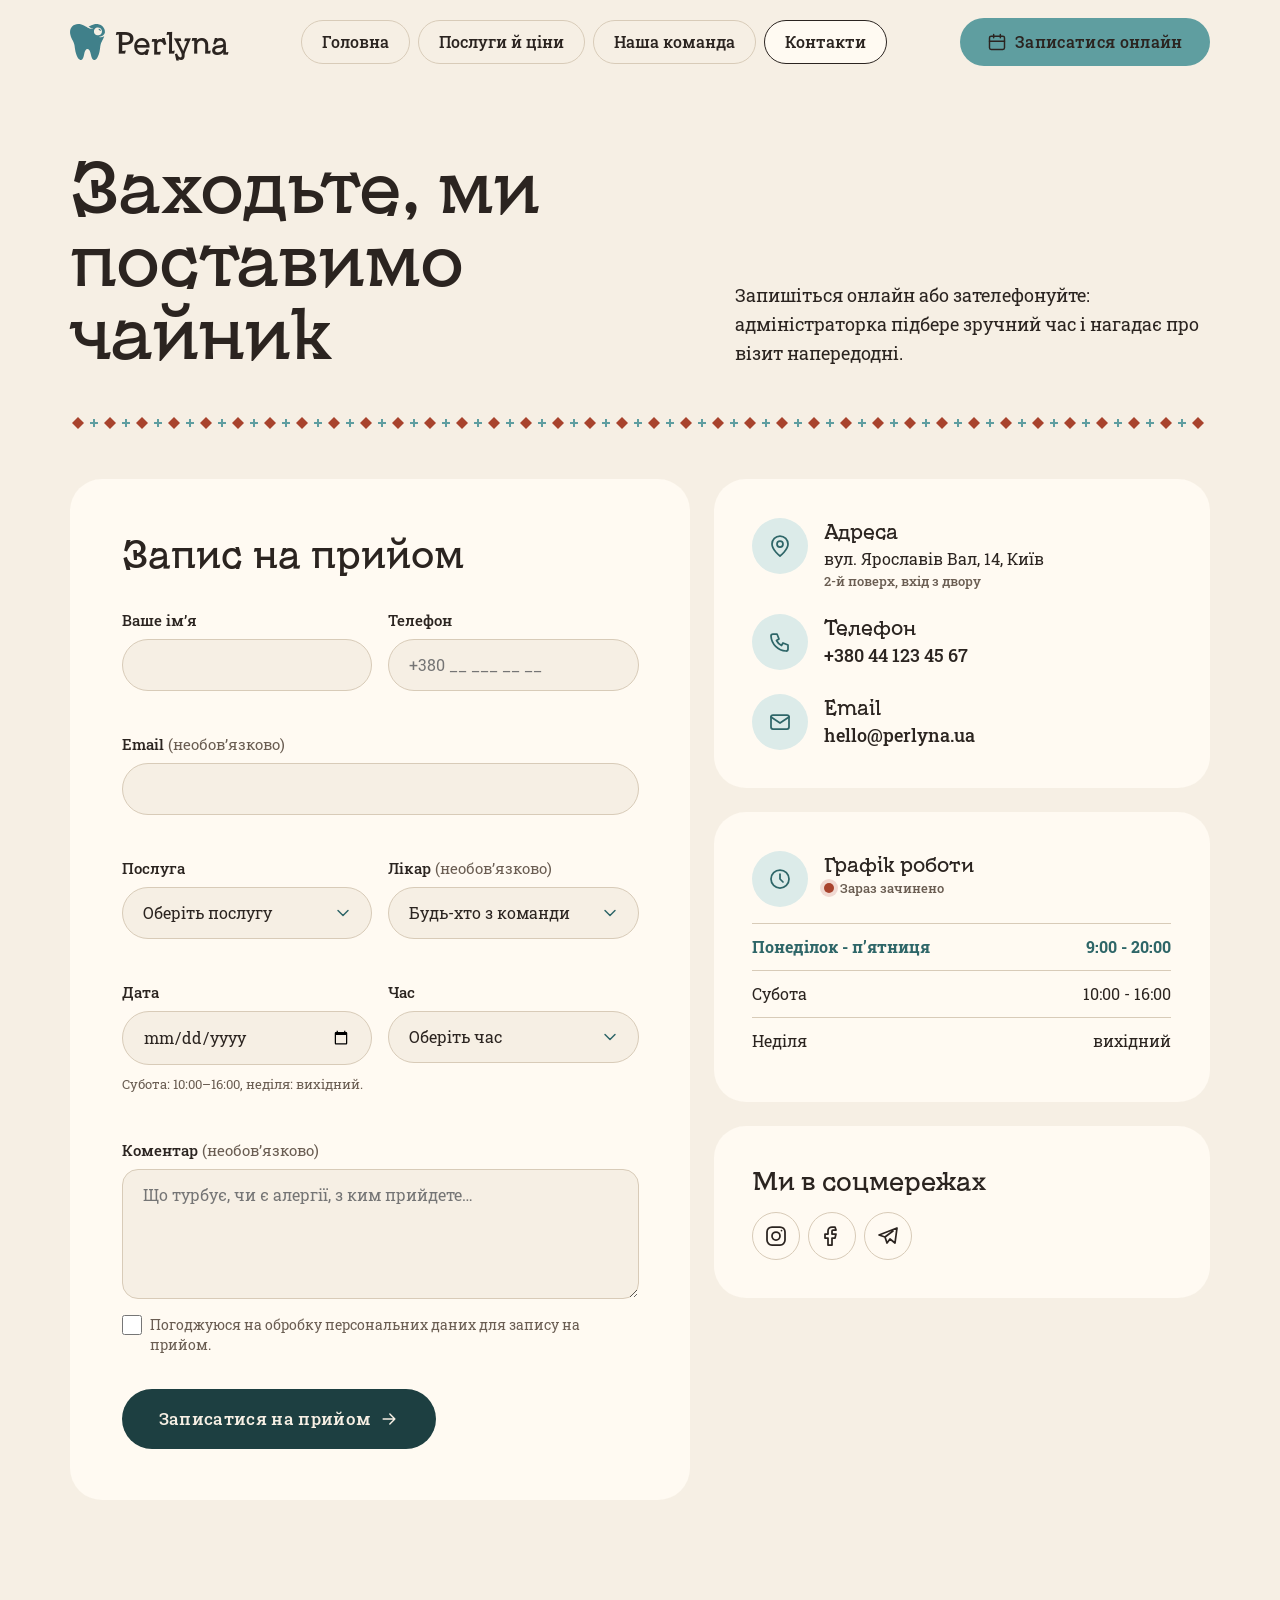
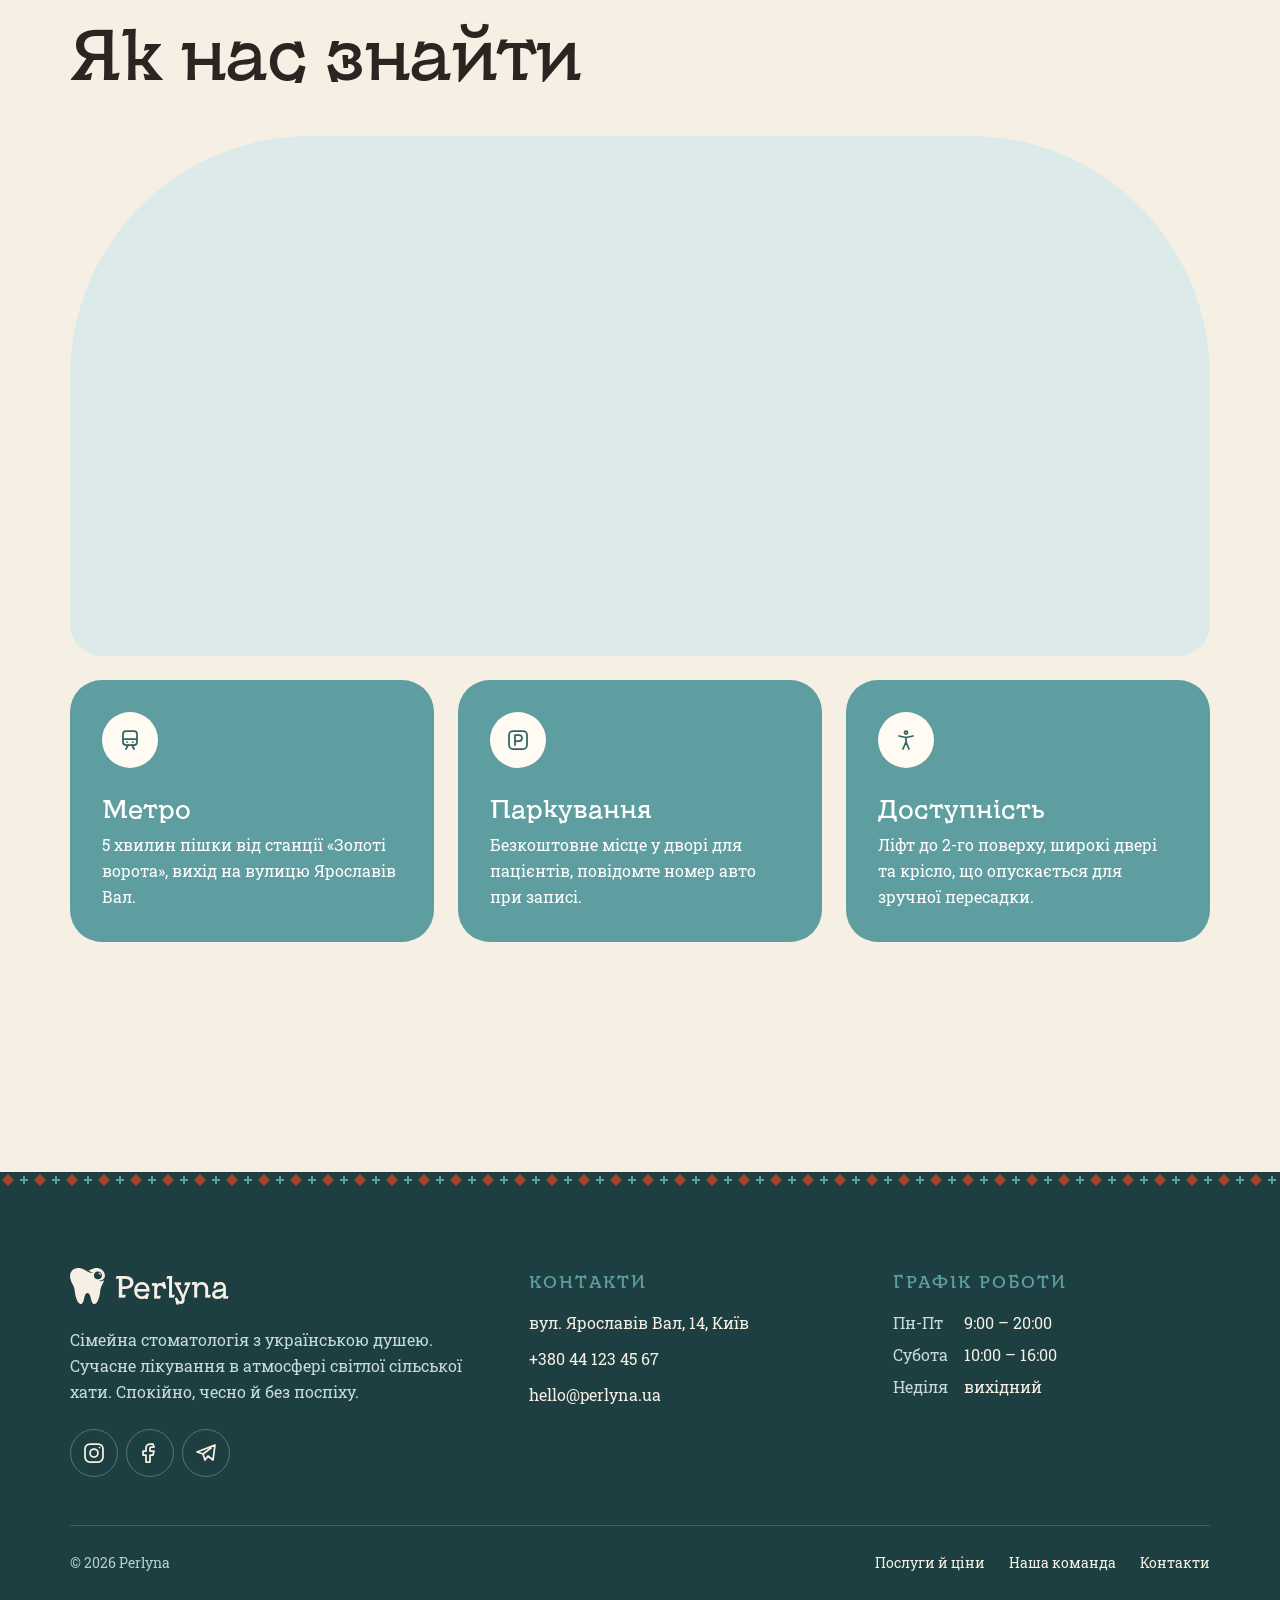
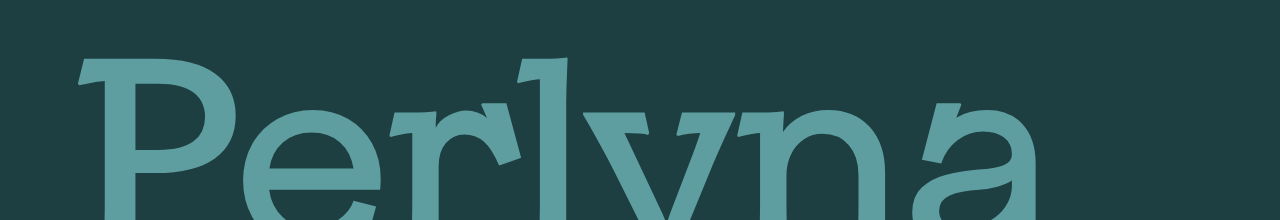
<file: contacts.html>
<!doctype html>
<html lang="uk">
<head>
  <meta charset="utf-8">
  <meta name="viewport" content="width=device-width, initial-scale=1">
  <title>Контакти й запис | Perlyna</title>
  <meta name="description" content="Запис на прийом у стоматологію Perlyna. Адреса, телефон, графік роботи та як нас знайти.">
  <link rel="icon" href="assets/logo.svg" type="image/svg+xml">
  <link rel="icon" href="assets/favicon-32.png" sizes="32x32" type="image/png">
  <link rel="apple-touch-icon" href="assets/apple-touch-icon.png">
  <link rel="preconnect" href="https://fonts.googleapis.com">
  <link rel="preconnect" href="https://fonts.gstatic.com" crossorigin>
  <link rel="stylesheet" href="https://fonts.googleapis.com/css2?family=Roboto+Slab:wght@400;500;700&display=swap">
  <link rel="stylesheet" href="css/styles.css">
</head>
<body>
  <a class="skip-link" href="#main">Перейти до змісту</a>

  <a class="promo" href="contacts.html?service=hygiene#booking" data-promo data-deadline="2026-11-30T23:59:59+02:00">
    <span class="container promo__inner">
      <span class="promo__offer">−15% на професійну гігієну</span>
      <span class="promo__sep" aria-hidden="true"></span>
      <span class="promo__timer"><span class="promo__label">До кінця знижки залишилося</span> <time class="promo__time" data-promo-time>—</time></span>
      <span class="promo__cta">Записатися <svg class="icon" viewBox="0 0 24 24" aria-hidden="true"><path d="M5 12h14M13 6l6 6-6 6"/></svg></span>
    </span>
  </a>

  <header class="site-header">
    <div class="container site-header__inner">
      <a class="logo" href="index.html" aria-label="Perlyna, на головну">
        <img src="assets/logo.svg" alt="" width="34" height="36">
        <span>Perlyna</span>
      </a>
      <nav class="nav" id="site-nav" aria-label="Головне меню">
        <ul class="nav__list">
          <li><a class="nav__link" href="index.html">Головна</a></li>
          <li><a class="nav__link" href="services.html">Послуги й ціни</a></li>
          <li><a class="nav__link" href="team.html">Наша команда</a></li>
          <li><a class="nav__link" href="contacts.html" aria-current="page">Контакти</a></li>
        </ul>
        <div class="nav__extra">
          <a class="btn btn--outline" href="tel:+380441234567">+380 44 123 45 67</a>
          <a class="btn btn--primary" href="#booking">Записатися на прийом</a>
        </div>
      </nav>
      <div class="header__actions">
        <a class="header__phone" href="tel:+380441234567">+380 44 123 45 67</a>
        <a class="btn btn--primary" href="#booking">
          <svg class="icon" viewBox="0 0 24 24" aria-hidden="true"><rect x="3" y="5" width="18" height="16" rx="2"/><path d="M16 3v4M8 3v4M3 11h18"/></svg>
          Записатися онлайн
        </a>
        <a class="header__call" href="tel:+380441234567" aria-label="Зателефонувати: +380 44 123 45 67">
          <svg class="icon" viewBox="0 0 24 24" aria-hidden="true"><path d="M5 4h4l2 5-2.5 1.5a11 11 0 0 0 5 5L15 13l5 2v4a2 2 0 0 1-2 2A16 16 0 0 1 3 6a2 2 0 0 1 2-2"/></svg>
        </a>
        <button class="burger" type="button" aria-controls="site-nav" aria-expanded="false" aria-label="Відкрити меню">
          <svg class="icon icon-menu" viewBox="0 0 24 24" aria-hidden="true"><path d="M4 7h16M4 12h16M4 17h16"/></svg>
          <svg class="icon icon-close" viewBox="0 0 24 24" aria-hidden="true" style="display:none"><path d="M6 6l12 12M18 6 6 18"/></svg>
        </button>
      </div>
    </div>
  </header>

  <main id="main">
    <section class="page-head container" aria-labelledby="page-title">
      <div class="page-head__grid">
        <div>
          <h1 class="h1" id="page-title">Заходьте, ми поставимо чайник</h1>
        </div>
        <p class="lead">Запишіться онлайн або зателефонуйте: адміністраторка підбере зручний час і нагадає про візит напередодні.</p>
      </div>
      <div class="stitch-band" aria-hidden="true"></div>
    </section>

    <section class="section container" aria-label="Запис і контакти" style="padding-top: var(--space-6)">
      <div class="contact-grid">
        <div class="booking__form" id="booking" style="scroll-margin-top: 100px">
          <h2 class="h2">Запис на прийом</h2>
          <form class="form" data-booking novalidate style="margin-top: var(--space-5)">
            <div class="form__row">
              <div class="field">
                <label for="c-name">Ваше ім’я</label>
                <input class="input" id="c-name" name="name" type="text" autocomplete="name" required aria-describedby="c-name-err">
                <p class="field__error" id="c-name-err" aria-live="polite"></p>
              </div>
              <div class="field">
                <label for="c-phone">Телефон</label>
                <input class="input" id="c-phone" name="phone" type="tel" autocomplete="tel" inputmode="tel"
                      placeholder="+380 __ ___ __ __" pattern="\+380 \d{2} \d{3} \d{2} \d{2}" maxlength="17"
                      required aria-describedby="c-phone-err">
                <p class="field__error" id="c-phone-err" aria-live="polite"></p>
              </div>
            </div>
            <div class="field">
              <label for="c-email">Email <span class="opt">(необов’язково)</span></label>
              <input class="input" id="c-email" name="email" type="email" autocomplete="email" aria-describedby="c-email-err">
              <p class="field__error" id="c-email-err" aria-live="polite"></p>
            </div>
            <div class="form__row">
              <div class="field">
                <label for="c-service">Послуга</label>
                <select class="input" id="c-service" name="service" required aria-describedby="c-service-err">
                  <option value="">Оберіть послугу</option>
                  <option value="consult">Безкоштовна консультація</option>
                  <option value="therapy">Терапія</option>
                  <option value="hygiene">Гігієна</option>
                  <option value="aesthetics">Естетика й протезування</option>
                  <option value="orthodontics">Ортодонтія</option>
                  <option value="surgery">Хірургія й імплантація</option>
                  <option value="kids">Дитяча стоматологія</option>
                </select>
                <p class="field__error" id="c-service-err" aria-live="polite"></p>
              </div>
              <div class="field">
                <label for="c-doctor">Лікар <span class="opt">(необов’язково)</span></label>
                <select class="input" id="c-doctor" name="doctor">
                  <option value="">Будь-хто з команди</option>
                  <option value="koval">Олена Коваль, терапевтка</option>
                  <option value="melnyk">Андрій Мельник, хірург</option>
                  <option value="bondar">Ірина Бондар, ортодонтка</option>
                  <option value="hnatiuk">Тарас Гнатюк, ортопед</option>
                  <option value="tkachenko">Софія Ткаченко, дитяча</option>
                  <option value="lytvyn">Максим Литвин, гігієніст</option>
                </select>
                <p class="field__error" aria-live="polite"></p>
              </div>
            </div>
            <div class="form__row">
              <div class="field">
                <label for="c-date">Дата</label>
                <input class="input" id="c-date" name="date" type="date" required aria-describedby="c-date-err c-date-hint">
                <p class="field__hint" id="c-date-hint">Субота: 10:00–16:00, неділя: вихідний.</p>
                <p class="field__error" id="c-date-err" aria-live="polite"></p>
              </div>
              <div class="field">
                <label for="c-time">Час</label>
                <select class="input" id="c-time" name="time" required aria-describedby="c-time-err">
                  <option value="">Оберіть час</option>
                  <option>09:00</option><option>10:00</option><option>11:00</option><option>12:00</option>
                  <option>13:00</option><option>14:00</option><option>15:00</option><option>16:00</option>
                  <option>17:00</option><option>18:00</option><option>19:00</option>
                </select>
                <p class="field__error" id="c-time-err" aria-live="polite"></p>
              </div>
            </div>
            <div class="field">
              <label for="c-comment">Коментар <span class="opt">(необов’язково)</span></label>
              <textarea class="input" id="c-comment" name="comment" rows="4" placeholder="Що турбує, чи є алергії, з ким прийдете…"></textarea>
            </div>
            <div>
              <label class="check" for="c-consent">
                <input id="c-consent" type="checkbox" name="consent" required aria-describedby="c-consent-err">
                Погоджуюся на обробку персональних даних для запису на прийом.
              </label>
              <p class="field__error" id="c-consent-err" data-consent-error aria-live="polite"></p>
            </div>
            <div>
              <button class="btn btn--dark btn--lg" type="submit"><span>Записатися на прийом</span>
                <svg class="icon" viewBox="0 0 24 24" aria-hidden="true"><path d="M5 12h14M13 6l6 6-6 6"/></svg></button>
            </div>
            <div class="form-success" role="status" tabindex="-1">
              <svg class="icon" viewBox="0 0 24 24" aria-hidden="true"><circle cx="12" cy="12" r="9"/><path d="m8 12 3 3 5-6"/></svg>
              <p><strong>Заявку надіслано.</strong> Ми зателефонуємо вам найближчим часом, щоб підтвердити запис.</p>
            </div>
          </form>
        </div>

        <aside class="contact-info" aria-label="Контактна інформація">
          <div class="card">
            <div class="contact-info">
              <div class="contact-item">
                <span class="icon-circle"><svg class="icon" viewBox="0 0 24 24" aria-hidden="true"><path d="M20 10c0 6-8 12-8 12s-8-6-8-12a8 8 0 0 1 16 0Z"/><circle cx="12" cy="10" r="3"/></svg></span>
                <div><h3>Адреса</h3><p>вул. Ярославів Вал, 14, Київ</p><p class="caption">2-й поверх, вхід з двору</p></div>
              </div>
              <div class="contact-item">
                <span class="icon-circle"><svg class="icon" viewBox="0 0 24 24" aria-hidden="true"><path d="M5 4h4l2 5-2.5 1.5a11 11 0 0 0 5 5L15 13l5 2v4a2 2 0 0 1-2 2A16 16 0 0 1 3 6a2 2 0 0 1 2-2"/></svg></span>
                <div><h3>Телефон</h3><a href="tel:+380441234567">+380 44 123 45 67</a></div>
              </div>
              <div class="contact-item">
                <span class="icon-circle"><svg class="icon" viewBox="0 0 24 24" aria-hidden="true"><rect x="3" y="5" width="18" height="14" rx="2"/><path d="m3 7 9 6 9-6"/></svg></span>
                <div><h3>Email</h3><a href="mailto:hello@perlyna.ua">hello@perlyna.ua</a></div>
              </div>
            </div>
          </div>
          <div class="card">
            <div class="contact-item" style="margin-bottom: var(--space-3)">
              <span class="icon-circle"><svg class="icon" viewBox="0 0 24 24" aria-hidden="true"><circle cx="12" cy="12" r="9"/><path d="M12 7v5l3 3"/></svg></span>
              <div data-status><h3>Графік роботи</h3><p class="caption"><span class="status-dot" aria-hidden="true" style="display:inline-block;margin-right:6px"></span><span class="state-text"></span></p></div>
            </div>
            <table class="hours-table">
              <caption class="visually-hidden">Графік роботи клініки</caption>
              <tbody>
                <tr data-day="1,2,3,4,5"><th scope="row">Понеділок - п’ятниця</th><td>9:00 - 20:00</td></tr>
                <tr data-day="6"><th scope="row">Субота</th><td>10:00 - 16:00</td></tr>
                <tr data-day="0"><th scope="row">Неділя</th><td>вихідний</td></tr>
              </tbody>
            </table>
          </div>
          <div class="card">
            <h3 class="h3" style="margin-bottom: var(--space-3)">Ми в соцмережах</h3>
            <ul class="socials">
              <li><a href="#" aria-label="Instagram"><svg class="icon" viewBox="0 0 24 24" aria-hidden="true"><rect x="3" y="3" width="18" height="18" rx="5"/><circle cx="12" cy="12" r="4"/><path d="M17.5 6.5h.01"/></svg></a></li>
              <li><a href="#" aria-label="Facebook"><svg class="icon" viewBox="0 0 24 24" aria-hidden="true"><path d="M15 3h-3a4 4 0 0 0-4 4v3H5v4h3v7h4v-7h3l1-4h-4V7a1 1 0 0 1 1-1h3z"/></svg></a></li>
              <li><a href="#" aria-label="Telegram"><svg class="icon" viewBox="0 0 24 24" aria-hidden="true"><path d="M21 4 3 11l6 2 2 6 3-4 5 4zM9 13l8-6"/></svg></a></li>
            </ul>
          </div>
        </aside>
      </div>
    </section>

    <section class="section section--tight container" aria-labelledby="map-title">
      <h2 class="h1" id="map-title" style="margin-bottom: var(--space-6)">Як нас знайти</h2>
      <div class="map-wide">
        <iframe title="Карта: Perlyna, вул. Ярославів Вал, 14, Київ" loading="lazy"
                src="https://www.openstreetmap.org/export/embed.html?bbox=30.4980%2C50.4440%2C30.5260%2C50.4555&amp;layer=mapnik&amp;marker=50.4497%2C30.5120"></iframe>
      </div>
      <ul class="find-us" style="margin-top: var(--space-4)">
        <li>
          <span class="icon-circle"><svg class="icon" viewBox="0 0 24 24" aria-hidden="true"><rect x="5" y="3" width="14" height="14" rx="3"/><path d="M5 11h14M8 21l2-4M16 21l-2-4M9 14h.01M15 14h.01"/></svg></span>
          <h3 class="h3">Метро</h3>
          <p class="muted">5 хвилин пішки від станції «Золоті ворота», вихід на вулицю Ярославів Вал.</p>
        </li>
        <li>
          <span class="icon-circle"><svg class="icon" viewBox="0 0 24 24" aria-hidden="true"><rect x="3" y="3" width="18" height="18" rx="4"/><path d="M9 17V7h4a3 3 0 0 1 0 6H9"/></svg></span>
          <h3 class="h3">Паркування</h3>
          <p class="muted">Безкоштовне місце у дворі для пацієнтів, повідомте номер авто при записі.</p>
        </li>
        <li>
          <span class="icon-circle"><svg class="icon" viewBox="0 0 24 24" aria-hidden="true"><circle cx="12" cy="4.5" r="1.5"/><path d="M5 8l7 1.5L19 8M12 9.5V14l-3 7M12 14l3 7"/></svg></span>
          <h3 class="h3">Доступність</h3>
          <p class="muted">Ліфт до 2-го поверху, широкі двері та крісло, що опускається для зручної пересадки.</p>
        </li>
      </ul>
    </section>
  </main>

  <footer class="site-footer">
    <div class="stitch-band" aria-hidden="true"></div>
    <div class="container">
      <div class="footer__top">
        <div class="footer__brand">
          <a class="logo" href="index.html" aria-label="Perlyna, на головну">
            <img src="assets/logo-light.svg" alt="" width="34" height="36"><span>Perlyna</span>
          </a>
          <p>Сімейна стоматологія з українською душею. Сучасне лікування в атмосфері світлої сільської хати. Спокійно, чесно й без поспіху.</p>
          <ul class="socials" style="margin-top: var(--space-4)">
            <li><a href="#" aria-label="Instagram"><svg class="icon" viewBox="0 0 24 24" aria-hidden="true"><rect x="3" y="3" width="18" height="18" rx="5"/><circle cx="12" cy="12" r="4"/><path d="M17.5 6.5h.01"/></svg></a></li>
            <li><a href="#" aria-label="Facebook"><svg class="icon" viewBox="0 0 24 24" aria-hidden="true"><path d="M15 3h-3a4 4 0 0 0-4 4v3H5v4h3v7h4v-7h3l1-4h-4V7a1 1 0 0 1 1-1h3z"/></svg></a></li>
            <li><a href="#" aria-label="Telegram"><svg class="icon" viewBox="0 0 24 24" aria-hidden="true"><path d="M21 4 3 11l6 2 2 6 3-4 5 4zM9 13l8-6"/></svg></a></li>
          </ul>
        </div>
        <div>
          <p class="footer__label">Контакти</p>
          <ul class="footer__list">
            <li>вул. Ярославів Вал, 14, Київ</li>
            <li><a href="tel:+380441234567">+380 44 123 45 67</a></li>
            <li><a href="mailto:hello@perlyna.ua">hello@perlyna.ua</a></li>
          </ul>
        </div>
        <div>
          <p class="footer__label">Графік роботи</p>
          <dl class="footer__hours">
            <dt>Пн-Пт</dt><dd>9:00 – 20:00</dd>
            <dt>Субота</dt><dd>10:00 – 16:00</dd>
            <dt>Неділя</dt><dd>вихідний</dd>
          </dl>
        </div>
      </div>
      <div class="footer__bottom">
        <p>© <span data-year>2026</span> Perlyna</p>
        <ul class="footer__nav">
          <li><a href="services.html">Послуги й ціни</a></li>
          <li><a href="team.html">Наша команда</a></li>
          <li><a href="contacts.html">Контакти</a></li>
        </ul>
      </div>
      <p class="footer__wordmark" aria-hidden="true">Perlyna</p>
    </div>
  </footer>


  <script src="js/main.js"></script>
</body>
</html>
</file>
<file: css/styles.css>
@font-face {
  font-family: "KyivType Titling";
  src: url("../fonts/KyivTypeTitling-Medium.ttf") format("truetype");
  font-weight: 500;
  font-style: normal;
  font-display: swap;
}

:root {
  --dental-turq: #5f9ea0;
  --turq-700: #2e6668;
  --turq-900: #1d3f41;
  --turq-100: #dcebe9;
  --linen: #f6efe4;
  --paper: #fffaf2;
  --ink: #2b2420;
  --ink-muted: #6a5d52;
  --stitch-red: #a8432d;
  --ochre: #d9a441;
  --line: #d8cbb8;

  --font-display: "KyivType Titling", Georgia, serif;
  --font-sans: "Roboto Slab", Georgia, serif;

  --space-1: 4px;
  --space-2: 8px;
  --space-3: 16px;
  --space-4: 24px;
  --space-5: 32px;
  --space-6: 48px;
  --space-7: 80px;
  --space-8: 120px;

  --radius-sm: 6px;
  --radius-md: 16px;
  --radius-lg: 32px;
  --radius-arch: 240px;
  --radius-dome: 9999px;
  --radius-pill: 999px;

  --shadow-soft: 0 8px 24px rgba(43, 36, 32, 0.08);

  --gutter: clamp(20px, 5.5vw, 80px);
  --section-gap: clamp(72px, 9vw, 120px);
  --ease: cubic-bezier(0.22, 0.61, 0.36, 1);

  --stitch-light: url("data:image/svg+xml,%3Csvg xmlns='http://www.w3.org/2000/svg' width='32' height='16' viewBox='0 0 32 16'%3E%3Cpath fill='%23d9a441' d='M8 2l6 6-6 6-6-6z'/%3E%3Cpath fill='%235f9ea0' d='M23 4h2v3h3v2h-3v3h-2v-3h-3v-2h3z'/%3E%3C/svg%3E");

  --stitch: url("data:image/svg+xml,%3Csvg xmlns='http://www.w3.org/2000/svg' width='32' height='16' viewBox='0 0 32 16'%3E%3Cpath fill='%23a8432d' d='M8 2l6 6-6 6-6-6z'/%3E%3Cpath fill='%235f9ea0' d='M23 4h2v3h3v2h-3v3h-2v-3h-3v-2h3z'/%3E%3C/svg%3E");
}

*,
*::before,
*::after { box-sizing: border-box; }

html { scroll-behavior: smooth; -webkit-text-size-adjust: 100%; }

body {
  margin: 0;
  background: var(--linen);
  color: var(--ink);
  font-family: var(--font-sans);
  font-size: 16px;
  line-height: 26px;
  -webkit-font-smoothing: antialiased;
  overflow-x: hidden;
}

img { display: block; max-width: 100%; height: auto; }
a { color: var(--turq-700); text-underline-offset: 3px; }
a:hover { color: var(--turq-900); }
button, input, select, textarea { font: inherit; color: inherit; }
h1, h2, h3, h4 { font-family: var(--font-display); font-weight: 500; margin: 0; text-wrap: balance; }
p { margin: 0; }
ul, ol { margin: 0; padding: 0; }
figure, blockquote, dl { margin: 0; }

:focus-visible {
  outline: 3px solid var(--turq-700);
  outline-offset: 3px;
  border-radius: 4px;
}

.skip-link {
  position: absolute; left: var(--space-3); top: -100px; z-index: 100;
  background: var(--turq-900); color: var(--linen);
  padding: var(--space-2) var(--space-3); border-radius: var(--radius-pill);
}
.skip-link:focus { top: var(--space-3); }

.visually-hidden {
  position: absolute !important; width: 1px; height: 1px; overflow: hidden;
  clip: rect(0 0 0 0); white-space: nowrap;
}

.container {
  width: 100%;
  max-width: 1440px;
  margin-inline: auto;
  padding-inline: var(--gutter);
}

.section { padding-block: var(--section-gap); }
.section--tight { padding-top: 0; }

.display {
  font-family: var(--font-display); font-weight: 500;
  font-size: clamp(2.5rem, 9vw, 8.25rem);
  line-height: 0.95;
  letter-spacing: -0.02em;
}
.h1 { font-size: clamp(2.5rem, 5.6vw, 4.75rem); line-height: 1.02; letter-spacing: -0.015em; }
.h2 { font-size: clamp(2rem, 3.6vw, 2.375rem); line-height: 1.16; }
.h3 { font-size: clamp(1.375rem, 2vw, 1.625rem); line-height: 1.23; }
.eyebrow {
  font-family: var(--font-sans);
  font-weight: 500;
  font-size: 14px;
  line-height: 20px;
  letter-spacing: 0.14em;
  text-transform: uppercase;
  color: var(--turq-700);
}
.lead { font-size: clamp(17px, 1.4vw, 19px); line-height: 1.6; color: var(--ink); max-width: 34em; }
.muted { color: var(--ink-muted); }
.caption { font-size: 13px; line-height: 18px; font-weight: 500; color: var(--ink-muted); }

.btn {
  display: inline-flex; align-items: center; justify-content: center; gap: var(--space-2);
  min-height: 48px;
  padding: 12px 26px;
  white-space: nowrap;
  border-radius: var(--radius-pill);
  border: 1.5px solid transparent;
  font-family: var(--font-sans);
  font-size: 16px; line-height: 20px; font-weight: 500; letter-spacing: 0.02em;
  text-decoration: none;
  cursor: pointer;
  transition: background-color .2s var(--ease), color .2s var(--ease), border-color .2s var(--ease), transform .2s var(--ease);
}
.btn svg { width: 20px; height: 20px; flex: none; }
.btn:active { transform: scale(0.98); }
.btn--primary { background: var(--dental-turq); color: var(--ink); }
.btn--primary:hover { background: var(--turq-700); color: #fff; }
.btn--dark { background: var(--turq-900); color: var(--linen); }
.btn--dark:hover { background: var(--turq-700); color: #fff; }
.btn--outline { background: transparent; border-color: var(--turq-700); color: var(--turq-700); }
.btn--outline:hover { background: var(--turq-700); color: #fff; }
.btn--ink-outline { background: transparent; border-color: var(--ink); color: var(--ink); }
.btn--ink-outline:hover { background: var(--ink); color: var(--linen); }
.btn--light { background: var(--paper); color: var(--ink); }
.btn--light:hover { background: var(--turq-100); color: var(--ink); }
.btn--lg { min-height: 60px; padding: 16px 36px; font-size: 17px; }
.btn[disabled] { opacity: .6; cursor: progress; }

.link-arrow {
  display: inline-flex; align-items: center; gap: var(--space-2);
  font-weight: 500; text-decoration: none; color: var(--turq-700);
}
.link-arrow svg { width: 18px; height: 18px; transition: transform .2s var(--ease); }
.link-arrow:hover svg { transform: translate(2px, -2px); }

.icon { width: 24px; height: 24px; fill: none; stroke: currentColor; stroke-width: 1.75; stroke-linecap: round; stroke-linejoin: round; flex: none; }
.icon-circle {
  width: 56px; height: 56px; border-radius: 50%;
  display: grid; place-items: center;
  background: var(--turq-100); color: var(--turq-700);
}

.stitch-band {
  height: 16px;
  background-image: var(--stitch);
  background-repeat: repeat-x;
  background-size: 32px 16px;
}
.rhombus { position: absolute; pointer-events: none; color: var(--ochre); }
.rhombus svg { width: 100%; height: 100%; display: block; }

.arch {
  border-radius: var(--radius-dome) var(--radius-dome) var(--radius-md) var(--radius-md);
  overflow: hidden;
  background: var(--turq-100);
}
.arch img, .frame img { width: 100%; height: 100%; object-fit: cover; }
.frame { border-radius: var(--radius-md); overflow: hidden; background: var(--turq-100); }

.promo {
  display: block;
  background: #f2ddd3;
  color: #7e321f;
  text-decoration: none;
  font-size: 14px; line-height: 20px;
  border-bottom: 1px solid #e6c6b8;
}
.promo[hidden] { display: none; }
.promo__inner {
  display: flex; align-items: center; justify-content: center; gap: 10px;
  min-height: 36px;
  white-space: nowrap;
}
.promo__offer { font-weight: 500; }
.promo__sep { width: 1px; height: 14px; margin: 0 6px; background: currentColor; opacity: .35; flex: 0 0 auto; }
.promo__time { font-variant-numeric: tabular-nums; font-weight: 500; }
.promo__cta {
  display: inline-flex; align-items: center; gap: 4px;
  margin-left: var(--space-2);
  font-weight: 500;
  text-decoration: underline; text-decoration-thickness: 1px; text-underline-offset: 3px;
}
.promo__cta .icon { width: 16px; height: 16px; }
.promo:hover { background: #eed3c7; color: #7e321f; }
.promo:hover .promo__cta .icon { transform: translateX(3px); }
.promo:focus-visible { outline: 2px solid var(--stitch-red); outline-offset: -2px; }
@media (max-width: 760px) {
  .promo__label, .promo__sep, .promo__cta { display: none; }
  .promo__inner { gap: 8px; font-size: 13px; }
  .promo__timer::before { content: "ще "; }
}

.site-header {
  position: sticky; top: 0; z-index: 50;
  background: rgba(246, 239, 228, 0.92);
  backdrop-filter: saturate(1.2) blur(10px);
  -webkit-backdrop-filter: saturate(1.2) blur(10px);
  transition: box-shadow .25s var(--ease);
}
.site-header.is-scrolled { box-shadow: var(--shadow-soft); }
.site-header__inner {
  display: flex; align-items: center; justify-content: space-between; gap: var(--space-4);
  min-height: 84px;
}

.logo {
  display: inline-flex; align-items: center; gap: 10px;
  text-decoration: none; color: var(--ink);
}
.logo img { width: auto; height: 36px; }
.logo span { font-family: var(--font-display); font-weight: 500; font-size: 30px; line-height: 1; letter-spacing: -0.01em; }
.logo:hover { color: var(--ink); }

.nav__list { display: flex; gap: var(--space-2); list-style: none; }
.nav__link {
  display: inline-flex; align-items: center; min-height: 44px;
  padding: 8px 20px;
  border: 1.5px solid var(--line);
  border-radius: var(--radius-pill);
  color: var(--ink); text-decoration: none; font-weight: 500;
  white-space: nowrap;
  transition: border-color .2s var(--ease), background-color .2s var(--ease);
}
.nav__link:hover { border-color: var(--turq-700); color: var(--ink); }
.nav__link[aria-current="page"] { border-color: var(--ink); background: var(--paper); }

.header__actions { display: flex; align-items: center; gap: var(--space-3); }
.header__phone { color: var(--ink); text-decoration: none; font-weight: 500; white-space: nowrap; }
.header__phone:hover { color: var(--turq-700); }

.burger {
  display: none;
  width: 48px; height: 48px; border-radius: 50%;
  border: 1.5px solid var(--line); background: var(--paper);
  place-items: center; cursor: pointer;
}

.header__call {
  display: none;
  width: 48px; height: 48px; border-radius: 50%;
  border: 1.5px solid var(--line); background: var(--paper); color: var(--turq-700);
  place-items: center;
}
.header__call:hover { border-color: var(--turq-700); color: var(--turq-700); }
@media (max-width: 760px) { .header__call { display: grid; } .header__actions { gap: var(--space-2); } }

@media (max-width: 1360px) {
  .header__phone { display: none; }
}

@media (max-width: 1200px) {
  .burger { display: grid; }
  .header__actions .btn { display: none; }
  .nav {
    position: fixed; inset: 84px 0 auto 0;
    background: var(--linen);
    padding: var(--space-4) var(--gutter) var(--space-6);
    border-bottom: 1px solid var(--line);
    box-shadow: var(--shadow-soft);
    transform: translateY(-8px); opacity: 0; visibility: hidden;
    transition: opacity .2s var(--ease), transform .2s var(--ease), visibility .2s;
  }
  .nav.is-open { transform: none; opacity: 1; visibility: visible; }
  .nav__list { flex-direction: column; }
  .nav__link { width: 100%; min-height: 52px; font-size: 18px; }
  .nav__extra { display: grid !important; gap: var(--space-3); margin-top: var(--space-4); }
}
.nav__extra { display: none; }

.hero { padding-top: var(--space-3); }
.hero__panel {
  position: relative;
  display: grid;
  grid-template-columns: minmax(0, 1.2fr) minmax(0, 0.8fr);
  column-gap: clamp(24px, 4vw, 64px);
  background: var(--dental-turq);
  color: var(--ink);
  border-radius: var(--radius-lg);
  padding: clamp(28px, 4vw, 56px) clamp(20px, 4vw, 56px) 0;
  overflow: hidden;
  isolation: isolate;
}
.hero__content {
  display: flex; flex-direction: column; align-items: flex-start; justify-content: center;
  gap: var(--space-5);
  padding-bottom: var(--space-6);
}
.hero__title { position: relative; z-index: 2; }
.hero__title span { display: block; }
.hero__content .lead { max-width: 30em; }
.hero__cta { display: flex; flex-wrap: wrap; gap: var(--space-3); }

.hero__status {
  display: inline-flex; align-items: center; flex-wrap: wrap; gap: 6px 10px;
  background: var(--paper);
  border-radius: var(--radius-pill);
  padding: 8px 16px;
  font-size: 14px; line-height: 20px;
}
.hero__status .state-text { font-weight: 500; }
.hero__status .hours { color: var(--ink-muted); }
.status-dot { width: 10px; height: 10px; border-radius: 50%; background: var(--dental-turq); box-shadow: 0 0 0 4px var(--turq-100); flex: none; }
.status-dot.is-closed { background: var(--stitch-red); box-shadow: 0 0 0 4px #f1d9d2; }

.hero__media { position: relative; display: flex; align-items: flex-end; justify-content: center; align-self: stretch; }

.hero__arch {
  position: relative; z-index: 1;
  width: min(100%, 500px);
  aspect-ratio: 4 / 5;
  border-radius: var(--radius-dome) var(--radius-dome) 0 0;
  overflow: hidden;
  background: var(--paper);
  padding: 14px 14px 0;
}
.hero__arch img { width: 100%; height: 100%; object-fit: cover; border-radius: var(--radius-dome) var(--radius-dome) 0 0; }
.hero__ornaments { position: absolute; inset: 0 calc(clamp(20px, 4vw, 56px) * -1) 0 0; z-index: 0; pointer-events: none; }
.orn { position: absolute; display: block; aspect-ratio: 1; }
.orn svg { width: 100%; height: 100%; display: block; }

.orn--1 { width: 300px; top: -96px;  right: 40px;  color: var(--paper);    opacity: .22; }
.orn--2 { width: 120px; top: 41px;   left: 34px;   color: var(--ochre);    opacity: .62; }
.orn--3 { width: 48px;  top: 217px;  left: -22px;  color: var(--turq-900); opacity: .45; }
.orn--4 { width: 48px;  top: 184px;  right: 52px;  color: var(--ochre);    opacity: .75; }
.orn--5 { width: 220px; top: 393px;  left: -110px; color: var(--paper);    opacity: .2; }
.orn--6 { width: 84px;  top: 351px;  right: 2px;   color: var(--turq-900); opacity: .35; }

.hero__stats {
  grid-column: 1 / -1;
  position: relative; z-index: 3;
  display: grid; grid-template-columns: 1fr auto 1fr; align-items: center; gap: var(--space-4);
  background: var(--turq-900);
  color: var(--linen);
  margin-inline: calc(clamp(20px, 4vw, 56px) * -1);
  padding: var(--space-4) clamp(20px, 4vw, 56px);
}
.stat { display: flex; align-items: center; gap: var(--space-3); }
.stat:last-child { justify-content: flex-end; }
.stat__num { font-family: var(--font-display); font-weight: 500; font-size: clamp(2.5rem, 4vw, 3.5rem); line-height: 1; }
.stat__num em { font-style: normal; color: var(--ochre); }
.stat__label { font-size: 14px; line-height: 20px; color: var(--ink-muted); max-width: 18em; }
.hero__stats .stat__label { color: #c9dbd8; max-width: 9.5em; }
.scroll-down {
  width: 64px; height: 64px; border-radius: 50%;
  display: grid; place-items: center;
  border: 1.5px solid rgba(220, 235, 233, 0.35); color: var(--linen);
  transition: border-color .2s var(--ease), background-color .2s var(--ease);
}
.scroll-down:hover { border-color: var(--linen); background: rgba(220, 235, 233, 0.12); color: var(--linen); }

@media (max-width: 900px) {
  .hero__panel { grid-template-columns: 1fr; }
  .hero__content { padding-bottom: var(--space-5); }
  .hero__arch { width: min(100%, 420px); }
  .hero__media { padding-top: var(--space-6); }
  .orn--1 { width: 200px; top: -24px; right: -40px; }
  .orn--2 { width: 88px; top: 16px; left: 0; }
  .orn--4 { top: 120px; right: 8px; }
  .orn--3, .orn--5, .orn--6 { display: none; }
  .hero__stats { grid-template-columns: 1fr 1fr; }
  .scroll-down { display: none; }
}

@media (max-width: 760px) {
  .hero__content { position: relative; z-index: 1; gap: var(--space-4); }
  .hero__title { font-size: clamp(2.5rem, 13.4vw, 4rem); }
  .hero__content .lead { font-size: 15px; line-height: 1.55; }
  .hero__cta { gap: var(--space-2); }
  .hero__cta .btn--lg { min-height: 48px; padding: 12px 24px; font-size: 15px; }
  .hero__media { position: absolute; inset: 0; padding: 0; }
  .hero__arch { display: none; }
  .hero__ornaments { inset: 0; }
  .orn--1 { width: 240px; top: -70px; right: -80px; opacity: .18; }
  .orn--2 { width: 88px; top: 340px; right: -22px; left: auto; opacity: .45; }
  .orn--4 { width: 36px; top: 92px; right: 22px; opacity: .6; }
  .orn--5 { display: block; width: 200px; top: auto; bottom: 110px; left: -110px; opacity: .14; }
  .orn--6 { display: block; width: 56px; top: 250px; right: -14px; opacity: .25; }
  .stat { flex-direction: column; align-items: flex-start; gap: 4px; }
  .stat:last-child { justify-content: flex-start; }
}

.about__grid {
  display: grid;
  grid-template-columns: minmax(0, 1fr) minmax(0, 1fr);
  gap: var(--space-4);
}
.about__left { display: grid; gap: var(--space-4); grid-template-rows: auto 1fr auto; }
.about__left .h1 { margin-bottom: var(--space-3); }

.card {
  background: var(--paper);
  border-radius: var(--radius-lg);
  padding: clamp(24px, 3vw, 40px);
}
.card--tint { background: var(--turq-100); }
.card--turq { background: var(--dental-turq); }
.card--turq .caption { color: var(--ink); }
.card--turq .mission__sign { color: var(--ink); }
.mission.card--turq .rhombus { color: rgba(255, 250, 242, 0.35); }

.mission { display: flex; flex-direction: column; justify-content: space-between; gap: var(--space-5); position: relative; overflow: hidden; }
.mission__quote {
  font-family: var(--font-display); font-weight: 500;
  font-size: clamp(1.75rem, 3.2vw, 3rem);
  line-height: 1.1;
  letter-spacing: -0.01em;
  max-width: 14ch;
  position: relative; z-index: 1;
}
.mission__sign { align-self: flex-end; font-size: 14px; color: var(--ink-muted); position: relative; z-index: 1; }
.mission .rhombus { width: 280px; height: 280px; right: -70px; bottom: -70px; color: rgba(95, 158, 160, 0.28); }

.about__links { display: grid; grid-template-columns: 1fr 1fr; gap: var(--space-4); }
.tile-link {
  display: flex; flex-direction: column; justify-content: space-between; gap: var(--space-6);
  min-height: 220px;
  background: var(--paper);
  border-radius: var(--radius-lg);
  padding: clamp(20px, 2.6vw, 32px);
  color: var(--ink); text-decoration: none;
  border: 1.5px solid transparent;
  transition: border-color .2s var(--ease), background-color .2s var(--ease);
}
.tile-link:hover { border-color: var(--turq-700); color: var(--ink); background: #fff; }
.tile-link .arrow { align-self: flex-end; width: 52px; height: 52px; color: var(--turq-700); transition: transform .25s var(--ease); }
.tile-link:hover .arrow { transform: translate(4px, -4px); }
.tile-link h3 { font-size: clamp(1.5rem, 2.4vw, 2rem); line-height: 1.1; }

.gallery-feature { position: relative; min-height: 560px; border-radius: var(--radius-dome) var(--radius-dome) var(--radius-lg) var(--radius-lg); overflow: hidden; background: var(--turq-100); }
.gallery-feature__main { position: absolute; inset: 0; width: 100%; height: 100%; object-fit: cover; transition: opacity .35s var(--ease); }
.gallery-feature__main.is-fading { opacity: 0.2; }
.gallery-feature__bar {
  position: absolute; left: 50%; bottom: 24px; transform: translateX(-50%);
  background: rgba(255, 250, 242, 0.88);
  backdrop-filter: blur(8px); -webkit-backdrop-filter: blur(8px);
  border-radius: var(--radius-pill);
  padding: 10px 12px 10px 20px;
  display: flex; align-items: center; gap: var(--space-3);
  max-width: calc(100% - 32px);
}
.gallery-feature__bar .eyebrow { white-space: nowrap; color: var(--ink); }
.thumbs { display: flex; gap: 8px; list-style: none; }
.thumb {
  width: 64px; height: 64px; border-radius: 50%; padding: 0; overflow: hidden;
  border: 3px solid transparent; background: var(--turq-100); cursor: pointer;
  transition: border-color .2s var(--ease);
}
.thumb img { width: 100%; height: 100%; object-fit: cover; }
.thumb[aria-pressed="true"] { border-color: var(--dental-turq); }
.thumb:hover { border-color: var(--turq-700); }

@media (max-width: 900px) {
  .about__grid { grid-template-columns: 1fr; }
  .gallery-feature { min-height: 460px; }
}
@media (max-width: 520px) {
  .about__links { grid-template-columns: 1fr; gap: var(--space-2); }

  .tile-link { min-height: 0; flex-direction: row-reverse; align-items: center; gap: var(--space-3); padding: 18px 20px; }
  .tile-link h3 { font-size: 1.25rem; }
  .tile-link .arrow { align-self: center; width: 28px; height: 28px; flex: none; }
  .gallery-feature__bar .eyebrow { display: none; }
  .thumb { width: 52px; height: 52px; }
}

.section-head { display: flex; justify-content: space-between; align-items: flex-end; gap: var(--space-4); margin-bottom: var(--space-6); flex-wrap: wrap; }
.section-head .eyebrow { margin-bottom: var(--space-3); }

.services-grid { display: grid; grid-template-columns: repeat(6, minmax(0, 1fr)); gap: var(--space-3); }
.service-big {
  grid-column: span 3;
  position: relative; overflow: hidden;
  min-height: 300px;
  display: flex; flex-direction: column; justify-content: space-between; gap: var(--space-5);
  background: var(--paper);
  border-radius: var(--radius-lg);
  padding: clamp(24px, 3vw, 40px);
}
.service-big h3 { font-size: clamp(1.75rem, 2.8vw, 2.5rem); line-height: 1.08; }
.service-big ul { list-style: none; display: grid; gap: 6px; position: relative; z-index: 1; }
.service-big li { display: flex; align-items: center; gap: 10px; }
.service-big li::before { content: ""; width: 7px; height: 7px; background: var(--stitch-red); transform: rotate(45deg); flex: none; }
.service-big .price-from { font-family: var(--font-display); font-weight: 500; font-size: 20px; letter-spacing: 0.04em; color: var(--turq-700); margin-top: 6px; }
.service-big__art { position: absolute; right: -10px; bottom: -10px; width: clamp(150px, 18vw, 240px); color: var(--dental-turq); }
.service-big--turq { background: var(--dental-turq); }
.service-big--turq .price-from,
.service-big--turq .link-arrow { color: var(--ink); }
.service-big--turq li::before { background: var(--paper); }
.service-big--turq .service-big__art { color: var(--turq-900); }

.service-small {
  grid-column: span 2;
  min-height: 140px;
  display: flex; align-items: center; justify-content: space-between; gap: var(--space-3);
  background: var(--paper);
  border-radius: var(--radius-lg);
  padding: var(--space-4) clamp(20px, 2.4vw, 32px);
  color: var(--ink); text-decoration: none;
  border: 1.5px solid transparent;
  transition: border-color .2s var(--ease), background-color .2s var(--ease);
}
.service-small span { font-family: var(--font-display); font-weight: 500; font-size: clamp(1.375rem, 2.2vw, 2rem); line-height: 1.1; }
.service-small svg { width: 28px; height: 28px; color: var(--turq-700); transition: transform .25s var(--ease); }
.service-small:hover { border-color: var(--turq-700); background: #fff; color: var(--ink); }
.service-small:hover svg { transform: translate(3px, -3px); }

@media (max-width: 900px) {
  .service-big { grid-column: span 6; }
  .service-small { grid-column: span 3; }
}
@media (max-width: 560px) {
  .services-grid { gap: var(--space-2); }
  .service-big { min-height: 0; gap: var(--space-4); padding: 24px 20px; }
  .service-big h3 { font-size: 1.625rem; }
  .service-big .price-from { font-size: 17px; }
  .service-big ul { font-size: 15px; }
  .service-big__art { width: 110px; }

  .service-small { grid-column: span 3; min-height: 76px; padding: 14px 16px; gap: var(--space-2); }
  .service-small span { font-size: 1.0625rem; }
  .service-small svg { width: 20px; height: 20px; flex: none; }
}

@media (max-width: 400px) {
  .service-small { grid-column: span 6; min-height: 60px; }
}

.carousel-nav { display: flex; gap: var(--space-2); }
.round-btn {
  width: 56px; height: 56px; border-radius: 50%;
  display: grid; place-items: center;
  border: 1.5px solid var(--line); background: var(--paper); color: var(--ink);
  cursor: pointer;
  transition: border-color .2s var(--ease), background-color .2s var(--ease);
}
.round-btn:hover { border-color: var(--turq-700); background: var(--turq-100); }
.round-btn[disabled] { opacity: .4; cursor: default; }

.doctors-track {
  display: grid; grid-auto-flow: column; grid-auto-columns: clamp(250px, 24vw, 330px);
  gap: var(--space-3);
  overflow-x: auto; scroll-snap-type: x mandatory;
  padding-bottom: var(--space-3);
  scrollbar-width: thin; scrollbar-color: var(--line) transparent;
  list-style: none;
}
.doctors-track > li { scroll-snap-align: start; }

.doctor-card {
  display: flex; flex-direction: column; height: 100%;
  background: var(--paper);
  border-radius: var(--radius-lg);
  padding: var(--space-4) var(--space-4) 0;
  text-align: center;
  overflow: hidden;
}
.doctor-card__name { font-size: 22px; line-height: 1.2; }
.doctor-card__role { color: var(--ink-muted); font-size: 15px; margin-top: 4px; }
.doctor-card__meta { margin-top: var(--space-2); font-family: var(--font-display); font-weight: 500; letter-spacing: 0.04em; color: var(--turq-700); font-size: 19px; }
.doctor-card__photo {
  margin-top: var(--space-4);
  aspect-ratio: 3 / 4;
  border-radius: var(--radius-dome) var(--radius-dome) 0 0;
  overflow: hidden;
  background: var(--turq-100);
}
.doctor-card__photo img { width: 100%; height: 100%; object-fit: cover; filter: grayscale(1) contrast(1.02); transition: filter .4s var(--ease); }
.doctor-card:hover .doctor-card__photo img,
.doctor-card:focus-within .doctor-card__photo img { filter: none; }
.doctor-card__book { margin-top: var(--space-3); }

.band-dark { background: var(--turq-900); color: var(--linen); }
.band-dark .eyebrow { color: var(--turq-100); }
.band-dark .h1, .band-dark .h2 { color: var(--linen); }
.reviews { display: grid; grid-template-columns: repeat(3, minmax(0, 1fr)); gap: var(--space-4); list-style: none; }
.review {
  background: rgba(220, 235, 233, 0.07);
  border: 1px solid rgba(220, 235, 233, 0.18);
  border-radius: var(--radius-lg);
  padding: clamp(24px, 3vw, 36px);
  display: flex; flex-direction: column; gap: var(--space-4);
}
.stars { display: flex; gap: 4px; color: var(--ochre); }
.stars svg { width: 20px; height: 20px; fill: currentColor; }
.review blockquote { margin: 0; font-size: 18px; line-height: 1.6; }
.review figcaption { margin-top: auto; font-weight: 500; }
.review figcaption span { display: block; font-weight: 400; color: #b8cfcc; font-size: 14px; }
@media (max-width: 900px) { .reviews { grid-template-columns: 1fr; } }

.booking { display: grid; grid-template-columns: minmax(0, 0.9fr) minmax(0, 1.1fr); gap: var(--space-4); align-items: stretch; }
.booking__form { background: var(--paper); border-radius: var(--radius-lg); padding: clamp(24px, 4vw, 56px); }
.booking__form .h1 { margin-bottom: var(--space-2); font-size: clamp(2.25rem, 4.2vw, 3.75rem); }
.booking__form .h1 .dot { display: inline-block; width: 0.16em; height: 0.16em; margin-left: 0.06em; background: var(--stitch-red); transform: rotate(45deg); vertical-align: baseline; }
.booking__form > p { margin-bottom: var(--space-5); }

.map-card { position: relative; min-height: 520px; border-radius: var(--radius-lg); overflow: hidden; background: var(--turq-100); }
.map-card iframe { position: absolute; inset: 0; width: 100%; height: 100%; border: 0; filter: saturate(0.6) sepia(0.15); }
.map-card__info {
  position: absolute; left: 16px; right: 16px; bottom: 16px;
  display: flex; align-items: center; gap: var(--space-3);
  background: var(--paper); border-radius: var(--radius-md);
  padding: var(--space-3);
  box-shadow: var(--shadow-soft);
  max-width: 440px;
}
.map-card__info img { width: 72px; height: 72px; border-radius: var(--radius-dome) var(--radius-dome) 8px 8px; object-fit: cover; flex: none; }
@media (max-width: 900px) {
  .booking { grid-template-columns: 1fr; }
  .map-card { min-height: 380px; }
}

.form { display: grid; gap: var(--space-3); }
.form__row { display: grid; grid-template-columns: repeat(2, minmax(0, 1fr)); gap: var(--space-3); }
@media (max-width: 560px) { .form__row { grid-template-columns: minmax(0, 1fr); } }
.field { display: grid; gap: 6px; align-content: start;}
.field label { font-weight: 500; font-size: 15px; }
.field label .opt { font-weight: 400; color: var(--ink-muted); }
.input {
  width: 100%;
  min-height: 52px;
  padding: 12px 20px;
  background: var(--linen);
  border: 1.5px solid var(--line);
  border-radius: var(--radius-pill);
  font-size: 16px;
  transition: border-color .2s var(--ease), background-color .2s var(--ease);
}
textarea.input { border-radius: var(--radius-md); min-height: 120px; resize: vertical; }
select.input {
  appearance: none; -webkit-appearance: none;
  background-image: url("data:image/svg+xml,%3Csvg xmlns='http://www.w3.org/2000/svg' width='20' height='20' viewBox='0 0 24 24' fill='none' stroke='%232e6668' stroke-width='1.75' stroke-linecap='round' stroke-linejoin='round'%3E%3Cpath d='m6 9 6 6 6-6'/%3E%3C/svg%3E");
  background-repeat: no-repeat; background-position: right 18px center;
  padding-right: 48px;
}
.input:hover { border-color: var(--ink-muted); }
.input:focus { outline: none; border-color: var(--turq-700); background: var(--turq-100); }
.input:focus-visible { outline: 3px solid rgba(46, 102, 104, 0.35); outline-offset: 1px; }
.field.has-error .input { border-color: var(--stitch-red); }
.field__error { color: var(--stitch-red); font-size: 14px; line-height: 18px; min-height: 18px; }
.field__hint { font-size: 13px; color: var(--ink-muted); }

.check { display: flex; gap: var(--space-2); align-items: flex-start; font-size: 14px; line-height: 20px; color: var(--ink-muted); cursor: pointer; }
.check input { width: 20px; height: 20px; margin: 0; accent-color: var(--turq-700); flex: none; }

.form-success {
  display: none;
  gap: var(--space-3); align-items: flex-start;
  background: var(--turq-100); border-radius: var(--radius-md);
  padding: var(--space-4);
}
.form-success.is-visible { display: flex; }
.form-success .icon { color: var(--turq-700); margin-top: 2px; }

.marquee {
  background: var(--turq-900); color: var(--linen);
  border-radius: var(--radius-lg);
  overflow: hidden;
  padding-block: clamp(18px, 2.4vw, 28px);
}
.marquee__track { display: flex; width: max-content; animation: marquee 38s linear infinite; }
.marquee__group { display: flex; align-items: center; flex: none; }
.marquee__item { font-family: var(--font-display); font-weight: 500; font-size: clamp(2rem, 4.4vw, 3.75rem); line-height: 1; white-space: nowrap; padding-inline: clamp(16px, 2vw, 28px); }
.marquee__sep { width: 22px; height: 22px; background: var(--ochre); transform: rotate(45deg); flex: none; }
.marquee:hover .marquee__track { animation-play-state: paused; }
@keyframes marquee { to { transform: translateX(-50%); } }

.site-footer { background: var(--turq-900); color: var(--linen); margin-top: var(--section-gap); overflow: hidden; }
.site-footer a { color: var(--linen); text-decoration: none; }
.site-footer a:hover { color: var(--turq-100); text-decoration: underline; }
.footer__top { display: grid; grid-template-columns: 1.3fr 1fr 1fr; gap: var(--space-6); padding-block: var(--space-7) var(--space-6); }
.footer__brand p { color: #c9dbd8; margin-top: var(--space-3); max-width: 30em; }
.footer__brand .logo { color: var(--linen); }
.footer__label { font-family: var(--font-display); font-weight: 500; letter-spacing: 0.12em; text-transform: uppercase; font-size: 17px; color: var(--dental-turq); margin-bottom: var(--space-3); }
.footer__list { list-style: none; display: grid; gap: 10px; }
.footer__hours { display: grid; grid-template-columns: auto 1fr; gap: 6px var(--space-3); }
.footer__hours dt { color: #c9dbd8; }
.footer__hours dd { margin: 0; }
.footer__bottom {
  display: flex; justify-content: space-between; gap: var(--space-3); flex-wrap: wrap;
  border-top: 1px solid rgba(220, 235, 233, 0.18);
  padding-block: var(--space-4);
  font-size: 14px; color: #b8cfcc;
}
.footer__wordmark {
  font-family: var(--font-display); font-weight: 500;
  font-size: clamp(4.5rem, 21vw, 19rem);
  line-height: 0.8;
  letter-spacing: -0.03em;
  color: var(--dental-turq);
  white-space: nowrap;
  margin-top: 0.12em;
  margin-bottom: -0.1em;
  user-select: none;
}
@media (max-width: 900px) {
  .footer__top { grid-template-columns: 1fr; gap: var(--space-5); }
}

.page-head { padding-top: clamp(32px, 5vw, 64px); }
.page-head__grid { display: grid; grid-template-columns: minmax(0, 1.3fr) minmax(0, 1fr); gap: var(--space-6); align-items: end; }
.page-head .eyebrow { margin-bottom: var(--space-3); }
.page-head .lead { margin-top: var(--space-4); }
.page-head .stitch-band { margin-top: var(--space-6); }
@media (max-width: 900px) { .page-head__grid { grid-template-columns: 1fr; gap: var(--space-4); } }

.chips {
  position: sticky; top: 84px; z-index: 20;
  display: flex; gap: var(--space-2); flex-wrap: nowrap; overflow-x: auto;
  padding-block: var(--space-3);
  background: var(--linen);
  list-style: none;
  scrollbar-width: none;
}
.chips::-webkit-scrollbar { display: none; }
.chip {
  display: inline-flex; align-items: center; min-height: 44px; white-space: nowrap;
  padding: 8px 20px; border-radius: var(--radius-pill);
  border: 1.5px solid var(--line); background: var(--paper);
  color: var(--ink); text-decoration: none; font-weight: 500;
  transition: background-color .2s var(--ease), border-color .2s var(--ease), color .2s var(--ease);
}
.chip:hover { border-color: var(--turq-700); color: var(--ink); }
.chip.is-active { background: var(--turq-900); border-color: var(--turq-900); color: var(--linen); }

.service-detail {
  display: grid; grid-template-columns: minmax(0, 0.8fr) minmax(0, 1.2fr); gap: clamp(24px, 5vw, 80px);
  align-items: center;
  padding-block: clamp(48px, 6vw, 80px);
  border-top: 1px solid var(--line);
  scroll-margin-top: 160px;
}
.service-detail:nth-of-type(even) { grid-template-columns: minmax(0, 1.2fr) minmax(0, 0.8fr); }
.service-detail:nth-of-type(even) .service-detail__media { order: 2; }
.service-detail__media { aspect-ratio: 4 / 5; max-height: 560px; width: 100%; }
.service-detail h2 { margin-block: var(--space-3) var(--space-3); }
.service-detail .lead { margin-bottom: var(--space-4); }
.included { list-style: none; display: grid; grid-template-columns: 1fr 1fr; gap: 10px var(--space-4); margin-bottom: var(--space-5); }
.included li { display: flex; gap: 10px; align-items: flex-start; }
.included li::before { content: ""; width: 7px; height: 7px; margin-top: 10px; background: var(--stitch-red); transform: rotate(45deg); flex: none; }
.facts { display: flex; flex-wrap: wrap; gap: var(--space-3); align-items: center; }
.fact { display: inline-flex; align-items: center; gap: 8px; padding: 8px 16px; border-radius: var(--radius-pill); background: var(--turq-100); font-weight: 500; }
.fact svg { width: 18px; height: 18px; color: var(--turq-700); }
@media (max-width: 900px) {
  .service-detail,
  .service-detail:nth-of-type(even) { grid-template-columns: 1fr; }
  .service-detail:nth-of-type(even) .service-detail__media { order: 0; }
  .service-detail__media { aspect-ratio: 4 / 3; }
  .included { grid-template-columns: 1fr; }
}

.prices { display: grid; grid-template-columns: repeat(2, minmax(0, 1fr)); gap: var(--space-4); }
.price-group { background: var(--paper); border-radius: var(--radius-lg); padding: clamp(24px, 3vw, 40px); }
.price-group h3 { margin-bottom: var(--space-4); }
.price-row { display: flex; align-items: baseline; gap: var(--space-2); padding-block: 10px; }
.price-row + .price-row { border-top: 1px solid rgba(216, 203, 184, 0.6); }
.price-row__name { flex: 0 1 auto; }
.price-row__dots { flex: 1 1 24px; border-bottom: 2px dotted var(--line); transform: translateY(-5px); min-width: 24px; }
.price-row__price { font-family: var(--font-display); font-weight: 500; font-size: 21px; letter-spacing: 0.04em; white-space: nowrap; color: var(--turq-700); }
@media (max-width: 900px) { .prices { grid-template-columns: 1fr; } }

.faq { display: grid; gap: var(--space-3); max-width: 920px; }
.faq details { background: var(--paper); border-radius: var(--radius-md); border: 1.5px solid transparent; transition: border-color .2s var(--ease); }
.faq details[open] { border-color: var(--line); }
.faq summary {
  list-style: none; cursor: pointer;
  display: flex; justify-content: space-between; align-items: center; gap: var(--space-3);
  padding: 20px clamp(20px, 3vw, 32px);
  font-family: var(--font-display); font-weight: 500; font-size: clamp(1.125rem, 1.8vw, 1.375rem); line-height: 1.3;
  min-height: 64px;
}
.faq summary::-webkit-details-marker { display: none; }
.faq summary .icon { color: var(--turq-700); transition: transform .25s var(--ease); }
.faq details[open] summary .icon { transform: rotate(45deg); }
.faq .faq__body { padding: 0 clamp(20px, 3vw, 32px) 24px; color: var(--ink-muted); max-width: 46em; }

.cta-band {
  position: relative; overflow: hidden;
  background: var(--dental-turq);
  border-radius: var(--radius-lg);
  padding: clamp(32px, 6vw, 80px);
  display: grid; grid-template-columns: minmax(0, 1.4fr) auto; gap: var(--space-5); align-items: center;
}
.cta-band .h1 { color: var(--ink); max-width: 18ch; font-size: clamp(2.25rem, 4.2vw, 3.75rem); position: relative; z-index: 1; }
.cta-band p { margin-top: var(--space-3); max-width: 32em; position: relative; z-index: 1; }
.cta-band .btn { position: relative; z-index: 1; }
.cta-band__flower { position: absolute; right: clamp(-60px, -2vw, 0px); top: 50%; transform: translateY(-50%); width: clamp(180px, 26vw, 360px); opacity: 0.9; pointer-events: none; }
.cta-band__action { position: relative; z-index: 1; margin-right: clamp(0px, 16vw, 260px); }
@media (max-width: 900px) {
  .cta-band { grid-template-columns: 1fr; }
  .cta-band__flower { top: auto; bottom: -40px; transform: none; opacity: .35; }
  .cta-band__action { margin-right: 0; }
}

.values { display: grid; grid-template-columns: repeat(3, minmax(0, 1fr)); gap: var(--space-4); list-style: none; }
.value { background: var(--paper); border-radius: var(--radius-lg); padding: clamp(24px, 3vw, 40px); }
.value__mark { width: 56px; height: 56px; margin-bottom: var(--space-5); color: var(--dental-turq); }
.value h3 { margin-bottom: var(--space-2); }
@media (max-width: 900px) { .values { grid-template-columns: 1fr; } }

.story { display: grid; grid-template-columns: minmax(0, 1fr) minmax(0, 1fr); gap: clamp(24px, 6vw, 96px); align-items: center; }
.story__media { aspect-ratio: 4 / 5; max-height: 640px; position: relative; }
.story__media .rhombus { width: 140px; height: 140px; left: -40px; bottom: 40px; z-index: 1; }
.story p + p { margin-top: var(--space-3); }
.story .stats-row { display: flex; gap: var(--space-6); margin-top: var(--space-6); flex-wrap: wrap; }
@media (max-width: 900px) { .story { grid-template-columns: 1fr; } .story__media { aspect-ratio: 4 / 3; } }

.team-grid { display: grid; grid-template-columns: repeat(3, minmax(0, 1fr)); gap: var(--space-4); list-style: none; }
@media (max-width: 1000px) { .team-grid { grid-template-columns: repeat(2, minmax(0, 1fr)); } }
@media (max-width: 600px) {
  .team-grid {
    grid-template-columns: none; grid-auto-flow: column; grid-auto-columns: 80%;
    gap: var(--space-3); overflow-x: auto; scroll-snap-type: x mandatory;
    padding-bottom: var(--space-3); scrollbar-width: thin; scrollbar-color: var(--line) transparent;
  }
  .team-grid > li { scroll-snap-align: start; }
}
.team-grid .doctor-card { text-align: left; padding-bottom: var(--space-4); }
.team-grid .doctor-card__photo { order: -1; margin: 0 0 var(--space-4); }

.gallery-grid { display: grid; grid-template-columns: repeat(4, minmax(0, 1fr)); grid-auto-rows: 220px; gap: var(--space-3); }
.gallery-grid > :nth-child(1) { grid-column: span 2; grid-row: span 2; border-radius: var(--radius-dome) var(--radius-dome) var(--radius-md) var(--radius-md); }
.gallery-grid > :nth-child(4) { grid-column: span 2; }
@media (max-width: 760px) {
  .gallery-grid { grid-template-columns: 1fr 1fr; grid-auto-rows: 160px; }
  .gallery-grid > :nth-child(4) { grid-column: span 2; }
}

.contact-grid { display: grid; grid-template-columns: minmax(0, 1.25fr) minmax(0, 1fr); gap: var(--space-4); align-items: start; }
.contact-info { display: grid; gap: var(--space-4); }
.contact-item { display: flex; gap: var(--space-3); align-items: flex-start; }
.contact-item h3 { font-size: 20px; line-height: 1.3; margin-bottom: 2px; }
.contact-item a { font-size: 18px; font-weight: 500; color: var(--ink); text-decoration: none; }
.contact-item a:hover { color: var(--turq-700); text-decoration: underline; }
.hours-table { width: 100%; border-collapse: collapse; }
.hours-table th, .hours-table td { text-align: left; padding: 10px 0; border-top: 1px solid var(--line); font-weight: 400; }
.hours-table td { text-align: right; }
.hours-table tr.is-today th, .hours-table tr.is-today td { font-weight: 700; color: var(--turq-700); }
.socials { display: flex; gap: var(--space-2); list-style: none; }
.socials a {
  width: 48px; height: 48px; border-radius: 50%; display: grid; place-items: center;
  border: 1.5px solid var(--line); color: var(--ink); background: var(--paper);
}
.socials a:hover { border-color: var(--turq-700); color: var(--turq-700); }
.site-footer .socials a { background: transparent; border-color: rgba(220, 235, 233, 0.3); color: var(--linen); }
.site-footer .socials a:hover { border-color: var(--turq-100); text-decoration: none; }

.map-wide { position: relative; height: clamp(360px, 45vw, 520px); border-radius: var(--radius-arch) var(--radius-arch) var(--radius-lg) var(--radius-lg); overflow: hidden; background: var(--turq-100); }
.map-wide iframe { width: 100%; height: 100%; border: 0; filter: saturate(0.6) sepia(0.15); }

.find-us { display: grid; grid-template-columns: repeat(3, minmax(0, 1fr)); gap: var(--space-4); list-style: none; }
.find-us li { background: var(--paper); border-radius: var(--radius-lg); padding: clamp(24px, 3vw, 32px); }
.find-us .icon-circle { margin-bottom: var(--space-4); }
.find-us h3 { margin-bottom: var(--space-2); }
@media (max-width: 900px) {
  .contact-grid { grid-template-columns: minmax(0, 1fr); }
  .find-us { grid-template-columns: 1fr; }
}

@media (prefers-reduced-motion: no-preference) {
  .hero__title span { animation: rise .8s var(--ease) both; }
  .hero__title span:nth-child(2) { animation-delay: .08s; }
  .hero__title span:nth-child(3) { animation-delay: .16s; }
  .hero__arch { animation: arch-in 1s var(--ease) .1s both; }
  .orn { animation: orn-in 1.1s var(--ease) both; }
  .orn--1 { animation-delay: .35s; } .orn--2 { animation-delay: .5s; } .orn--3 { animation-delay: .6s; }
  .orn--4 { animation-delay: .7s; } .orn--5 { animation-delay: .45s; } .orn--6 { animation-delay: .8s; }
  .promo__cta .icon { transition: transform .2s var(--ease); }
  @keyframes orn-in { from { opacity: 0; transform: scale(.6) rotate(-45deg); } }
  @keyframes rise { from { opacity: 0; transform: translateY(24px); } to { opacity: 1; transform: none; } }
  @keyframes arch-in { from { opacity: 0; clip-path: inset(30% 0 0 0 round 9999px 9999px 0 0); } to { opacity: 1; clip-path: inset(0 0 0 0 round 9999px 9999px 0 0); } }
}
@media (prefers-reduced-motion: reduce) {
  html { scroll-behavior: auto; }
  .marquee__track { animation: none; }
  *, *::before, *::after { transition-duration: 0.01ms !important; }
}

.footer__nav { display: flex; gap: var(--space-4); list-style: none; flex-wrap: wrap; }

.turq-zone {
  background: var(--dental-turq);
  color: #fff;
  margin-top: var(--space-7);
  padding-bottom: var(--section-gap);
}
.page-home .site-footer { margin-top: 0; }
.turq-zone .h1 { color: #fff; }
.turq-zone .section-head .link-arrow,
.turq-zone .section > p > .link-arrow { color: #fff; }
.turq-zone .round-btn { border-color: transparent; }
.turq-zone .booking__form .h1 { color: var(--ink); }
.turq-zone .booking__form,
.turq-zone .map-card__info { color: var(--ink); }
.turq-zone .tile-link,
.turq-zone .service-small,
.turq-zone .service-big:not(.service-big--turq),
.turq-zone .doctor-card { color: var(--ink); }

.card--night { background: var(--turq-900); color: var(--linen); }
.card--night .caption,
.card--night .mission__sign { color: var(--turq-100); }
.mission.card--night .rhombus { color: rgba(95, 158, 160, 0.4); }
.turq-zone .service-big--turq { background: var(--turq-900); color: var(--linen); }
.turq-zone .service-big--turq .price-from { color: var(--ochre); }
.turq-zone .service-big--turq .link-arrow { color: var(--linen); }
.turq-zone .service-big--turq .service-big__art { color: var(--dental-turq); }

.service-detail {
  background: var(--dental-turq);
  color: #fff;
  border-top: 0;
  border-radius: var(--radius-lg);
  padding: clamp(24px, 4vw, 56px);
  margin-bottom: var(--space-4);
}
.service-detail .eyebrow,
.service-detail .lead,
.service-detail .link-arrow { color: #fff; }
.service-detail .included li::before { background: var(--paper); }
.service-detail .fact { background: var(--paper); color: var(--ink); }
.service-detail__media { background: var(--turq-100); }

.cta-band .h1,
.cta-band p { color: #fff; }

.value { background: var(--dental-turq); color: #fff; }
.value .muted { color: #fff; }
.value__mark { color: var(--turq-900); }

.find-us li { background: var(--dental-turq); color: #fff; }
.find-us .muted { color: #fff; }
.find-us .icon-circle { background: var(--paper); }

.doctors-more { margin-top: var(--space-4); }
.band-dark .section-head .stat__label { color: #c9dbd8; }
.band-dark .section-head .stat__label strong { color: var(--linen); }
.footer__brand .socials { margin-top: var(--space-4); }

.section-title { margin-bottom: var(--space-6); }
.story .lead { margin-top: var(--space-4); }

#booking,
#doctors,
#gallery { scroll-margin-top: 100px; }
#prices { scroll-margin-top: 140px; }

.page-head + .section[aria-label="Запис і контакти"] { padding-top: var(--space-6); }
.booking__form h2 + .form { margin-top: var(--space-5); }
.card > .contact-item:first-child { margin-bottom: var(--space-3); }
.caption .status-dot { display: inline-block; margin-right: 6px; }
.map-wide + .find-us { margin-top: var(--space-4); }

@media (max-width: 560px) {
  :root { --section-gap: 56px; }
  .section-head { margin-bottom: var(--space-4); }

  .value, .find-us li {
    display: grid; grid-template-columns: auto 1fr; column-gap: var(--space-3); align-items: center;
    padding: 20px;
  }
  .values, .find-us { gap: var(--space-2); }
  .value__mark, .find-us .icon-circle { grid-row: span 2; align-self: start; width: 44px; height: 44px; margin: 0; }
  .value h3, .find-us h3 { margin: 0; font-size: 1.25rem; }
  .value p, .find-us p { grid-column: 2; margin-top: 4px; font-size: 15px; }

  .service-detail { padding-block: var(--space-5); gap: var(--space-4); scroll-margin-top: 140px; }
  .service-detail__media { aspect-ratio: 3 / 2; }
  .service-detail .lead { font-size: 15px; }
  .included { gap: 6px; margin-bottom: var(--space-4); }
  .price-group { padding: 20px; }
  .price-row { padding-block: 8px; font-size: 15px; }
  .price-row__price { font-size: 18px; }
  .faq summary { padding: 16px 20px; min-height: 56px; }
  .faq .faq__body { padding: 0 20px 20px; }

  .gallery-feature { min-height: 360px; }
  .review { padding: 20px; gap: var(--space-3); }
  .review blockquote { font-size: 16px; }
  .reviews { gap: var(--space-2); }

  .story .stats-row { gap: var(--space-4); margin-top: var(--space-4); }

  .form, .form__row { gap: 14px; }
  .field__error:empty { min-height: 0; }
  .input { min-height: 48px; padding-block: 10px; }
  .form .btn--lg { width: 100%; min-height: 52px; padding-inline: 20px; font-size: 16px; }

  .cta-band { padding: 28px 20px; gap: var(--space-4); }
  .booking__form { padding: 24px 20px; }
  .booking__form > p { margin-bottom: var(--space-4); }

  .footer__top { padding-block: var(--space-6) var(--space-4); gap: var(--space-4); }
}

@media (hover: none) {
  .doctor-card__photo img { filter: none; }
}
</file>
